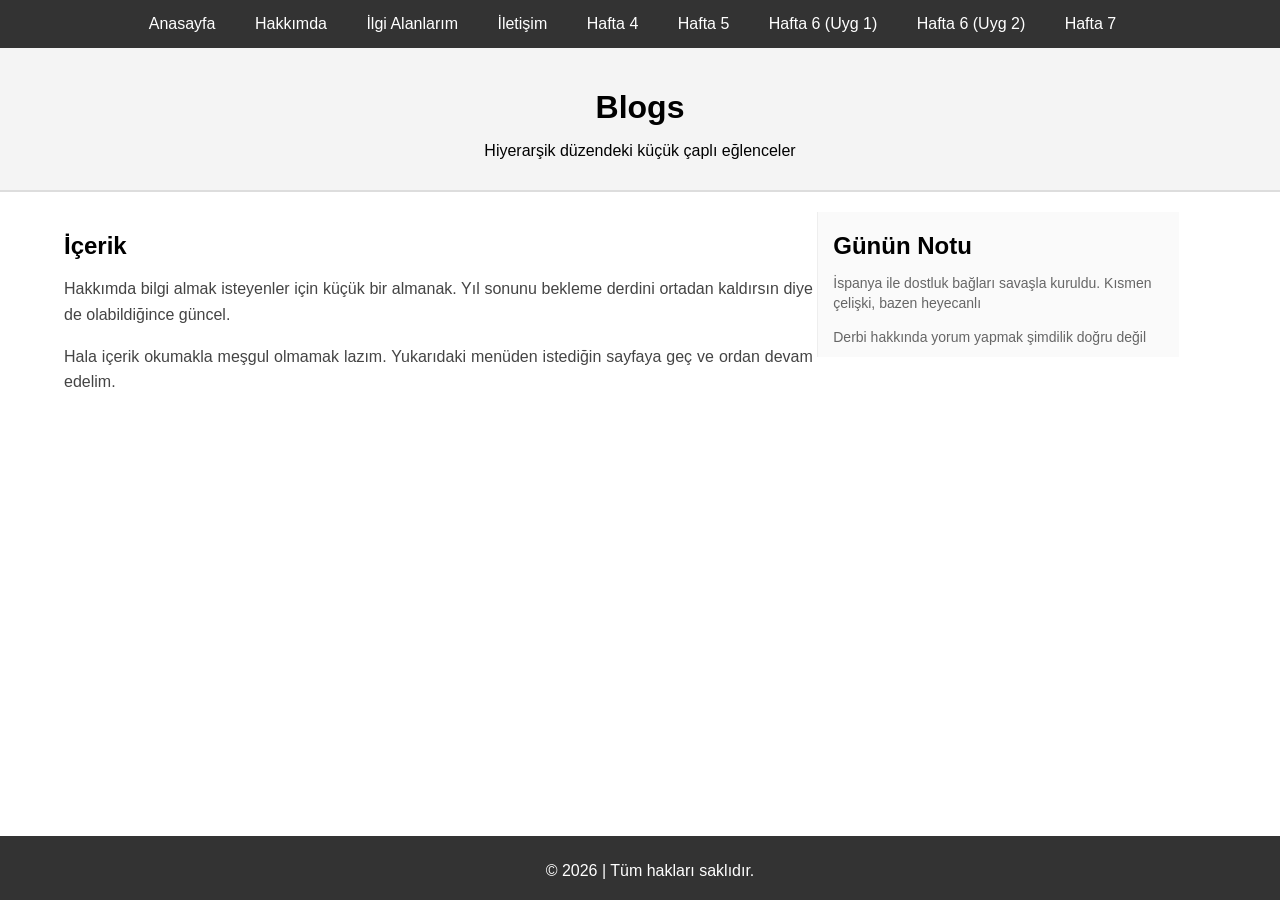
<file: index.html>
<!DOCTYPE html>
<html lang="tr">
<head>
    <meta charset="UTF-8">
    <meta name="viewport" content="width=device-width, initial-scale=1.0">
    <title>WEB SAYFAM</title>
    <link rel="stylesheet" href="styles/style.css">
</head>
<body>

    <nav>
        <ul>
            <li><a href="index.html">Anasayfa</a></li>
            <li><a href="about.html">Hakkımda</a></li>
            <li><a href="interests.html">İlgi Alanlarım</a></li>
            <li><a href="contact.html">İletişim</a></li>
            <li><a href="hafta4/index.html">Hafta 4</a></li>
            <li><a href="hafta5/lab-position.html">Hafta 5</a></li>
            <li><a href="hafta6/uygulama1/index.html">Hafta 6 (Uyg 1)</a></li>
            <li><a href="hafta6/uygulama2/index.html">Hafta 6 (Uyg 2)</a></li>
            <li><a href="hafta7/hafta7.html">Hafta 7</a></li>
        </ul>
    </nav>

    <header>
        <h1>Blogs</h1>
        <p>Hiyerarşik düzendeki küçük çaplı eğlenceler</p>
    </header>

    <main class="container">
        <section class="content">
            <h2>İçerik </h2>
            <p>Hakkımda bilgi almak isteyenler için küçük bir almanak. Yıl sonunu bekleme derdini ortadan kaldırsın diye de olabildiğince güncel.</p>
            <p>Hala içerik okumakla meşgul olmamak lazım. Yukarıdaki menüden istediğin sayfaya geç ve ordan devam edelim.</p>
        </section>

        <aside class="sidebar">
            <h2>Günün Notu</h2>
            <p>İspanya ile dostluk bağları savaşla kuruldu. Kısmen çelişki, bazen heyecanlı</p>
            <p>Derbi hakkında yorum yapmak şimdilik doğru değil</p>
        </aside>
    </main>

    <footer>
        <p>&copy; 2026 | Tüm hakları saklıdır.</p>
    </footer>

</body>
</html>
</file>
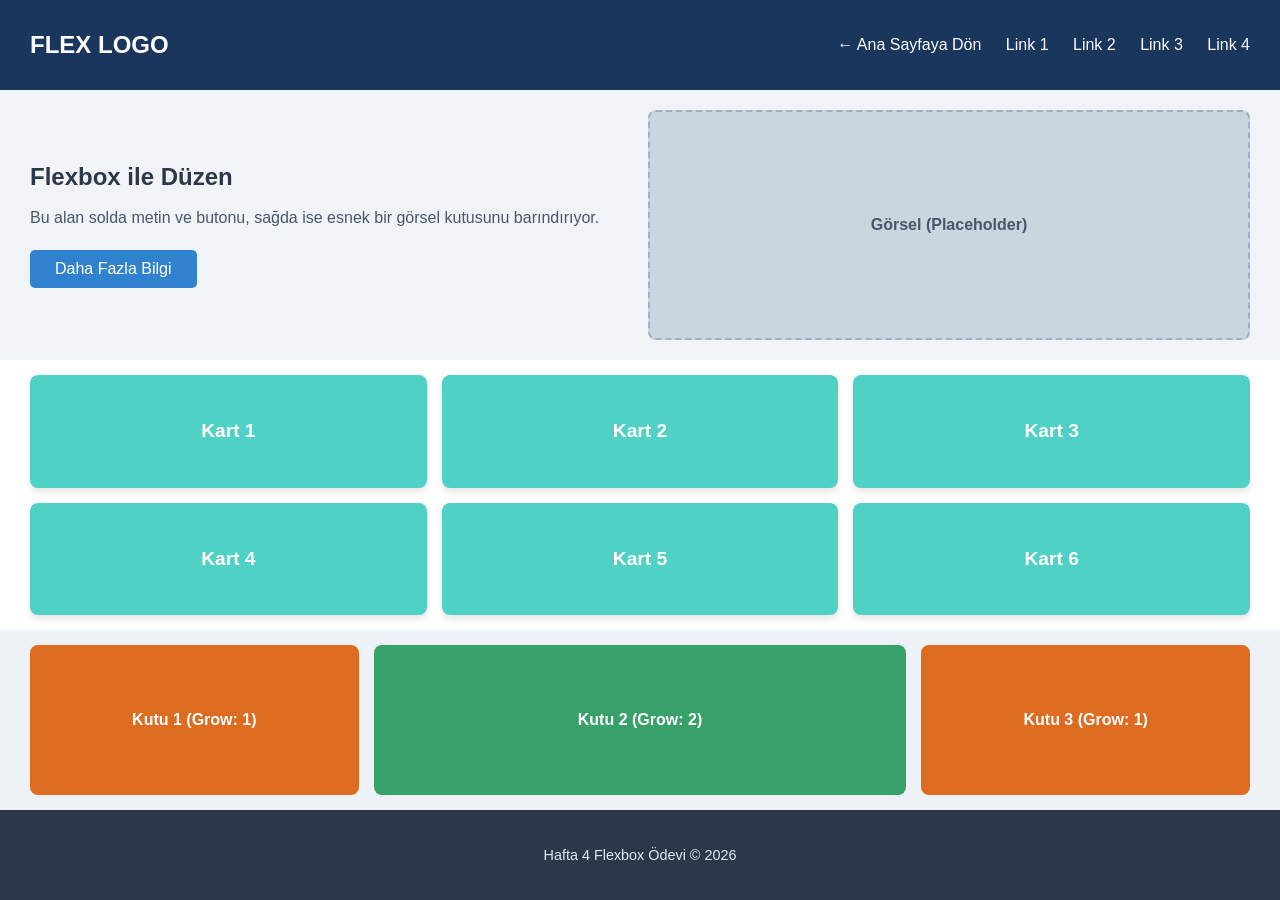
<file: hafta4/index.html>
<!DOCTYPE html>
<html lang="tr">
<head>
    <meta charset="UTF-8">
    <meta name="viewport" content="width=device-width, initial-scale=1.0">
    <title>Hafta 4</title>
    <link rel="stylesheet" href="style.css">
</head>
<body>
    
    <div class="wrapper">
        
        <nav class="navbar">
            <div class="logo">FLEX LOGO</div>
            <div class="nav-links">
                <a href="..\index.html" class="back-link">← Ana Sayfaya Dön</a>
                <a href="#">Link 1</a>
                <a href="#">Link 2</a>
                <a href="#">Link 3</a>
                <a href="#">Link 4</a>
            </div>
        </nav>

        <section class="hero">
            <div class="hero-content">
                <h1>Flexbox ile Düzen</h1>
                <p>Bu alan solda metin ve butonu, sağda ise esnek bir görsel kutusunu barındırıyor.</p>
                <button>Daha Fazla Bilgi</button>
            </div>
            <div class="hero-image">
                Görsel (Placeholder)
            </div>
        </section>

        <section class="cards-section">
            <div class="card">Kart 1</div>
            <div class="card">Kart 2</div>
            <div class="card">Kart 3</div>
            <div class="card">Kart 4</div>
            <div class="card">Kart 5</div>
            <div class="card">Kart 6</div>
        </section>

        <section class="flex-grow-section">
            <div class="box box1">Kutu 1 (Grow: 1)</div>
            <div class="box box2">Kutu 2 (Grow: 2)</div>
            <div class="box box3">Kutu 3 (Grow: 1)</div>
        </section>

        <footer class="footer">
            <p>Hafta 4 Flexbox Ödevi &copy; 2026</p>
        </footer>
        
    </div>

</body>
</html>
</file>
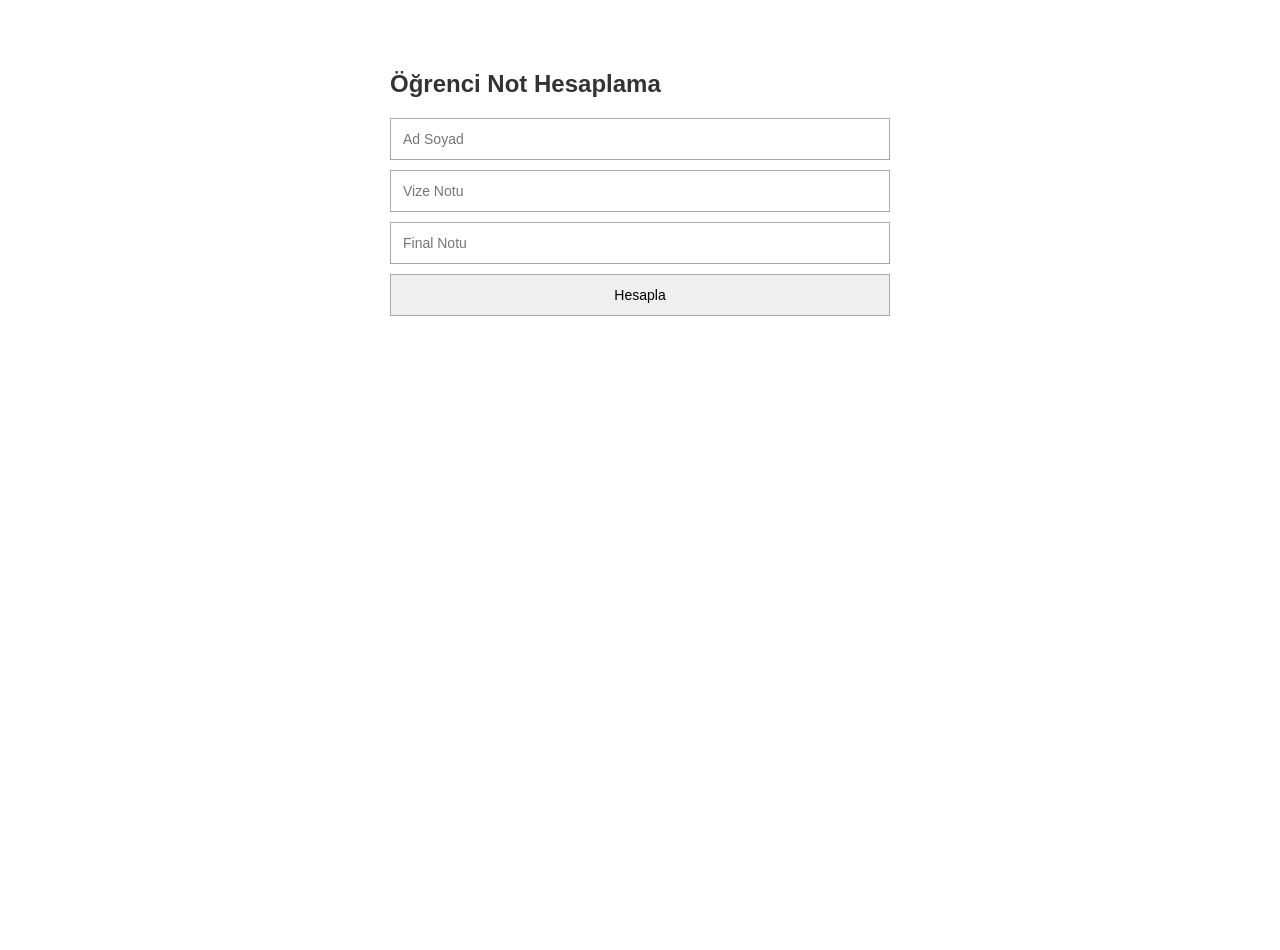
<file: uygulama1/index.html>
<!DOCTYPE html>
<html lang="tr">
<head>
    <meta charset="UTF-8">
    <meta name="viewport" content="width=device-width, initial-scale=1.0">
    <title>Öğrenci Not Hesaplama</title>
    <link rel="stylesheet" href="style.css">
</head>
<body>

    <div class="main-container">
        <h2>Öğrenci Not Hesaplama</h2>

        <div class="form-container">
            <input type="text" id="adSoyad" placeholder="Ad Soyad">
            <input type="text" id="vize" placeholder="Vize Notu">
            <input type="text" id="final" placeholder="Final Notu">
            <button onclick="hesapla()">Hesapla</button>
        </div>

        <div id="sonucAlani">
            <h3 id="sonucAd"></h3>
            <p id="sonucOrtalama"></p>
            <p id="sonucHarf"></p>
            <p id="sonucDurum"></p>
        </div>
    </div>

    <script src="script.js"></script>
</body>
</html>
</file>
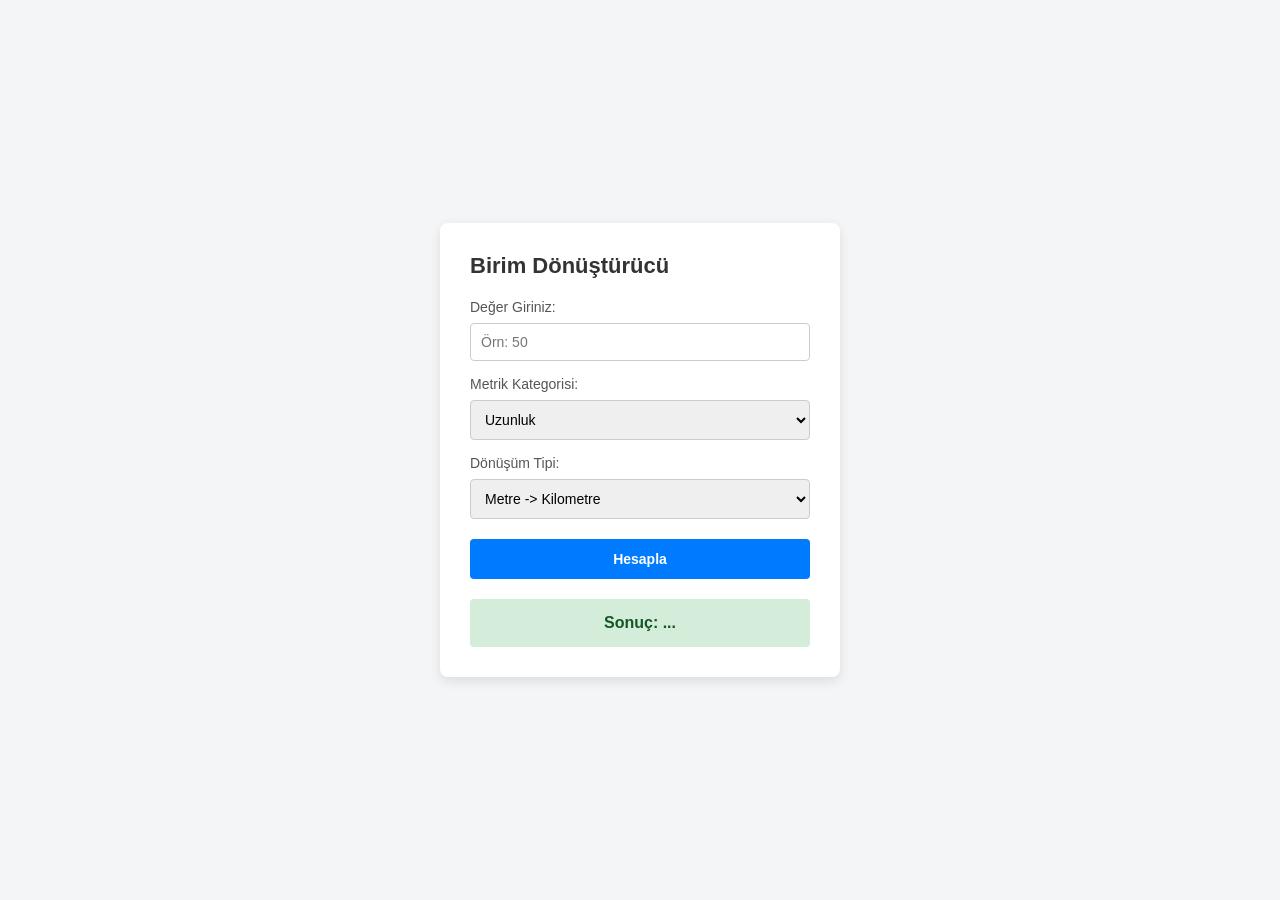
<file: uygulama2/index.html>
<!DOCTYPE html>
<html lang="tr">
<head>
    <meta charset="UTF-8">
    <meta name="viewport" content="width=device-width, initial-scale=1.0">
    <title>Uygulama-2: Gelişmiş Birim Dönüştürücü</title>
    <link rel="stylesheet" href="style.css">
</head>
<body>

    <div class="card-container">
        <h2>Birim Dönüştürücü</h2>

        <div class="form-group">
            <label for="deger">Değer Giriniz:</label>
            <input type="number" id="deger" placeholder="Örn: 50">
        </div>

        <div class="form-group">
            <label for="kategori">Metrik Kategorisi:</label>
            <select id="kategori" onchange="kategoriDegisti()">
                <option value="uzunluk">Uzunluk</option>
                <option value="sicaklik">Sıcaklık</option>
                <option value="agirlik">Ağırlık</option>
            </select>
        </div>

        <div class="form-group">
            <label for="donusumTipi">Dönüşüm Tipi:</label>
            <select id="donusumTipi">
                </select>
        </div>

        <button onclick="hesapla()">Hesapla</button>

        <div id="sonucAlani">
            Sonuç: <span id="sonucDegeri">...</span>
        </div>
    </div>

    <script src="script.js"></script>
</body>
</html>
</file>
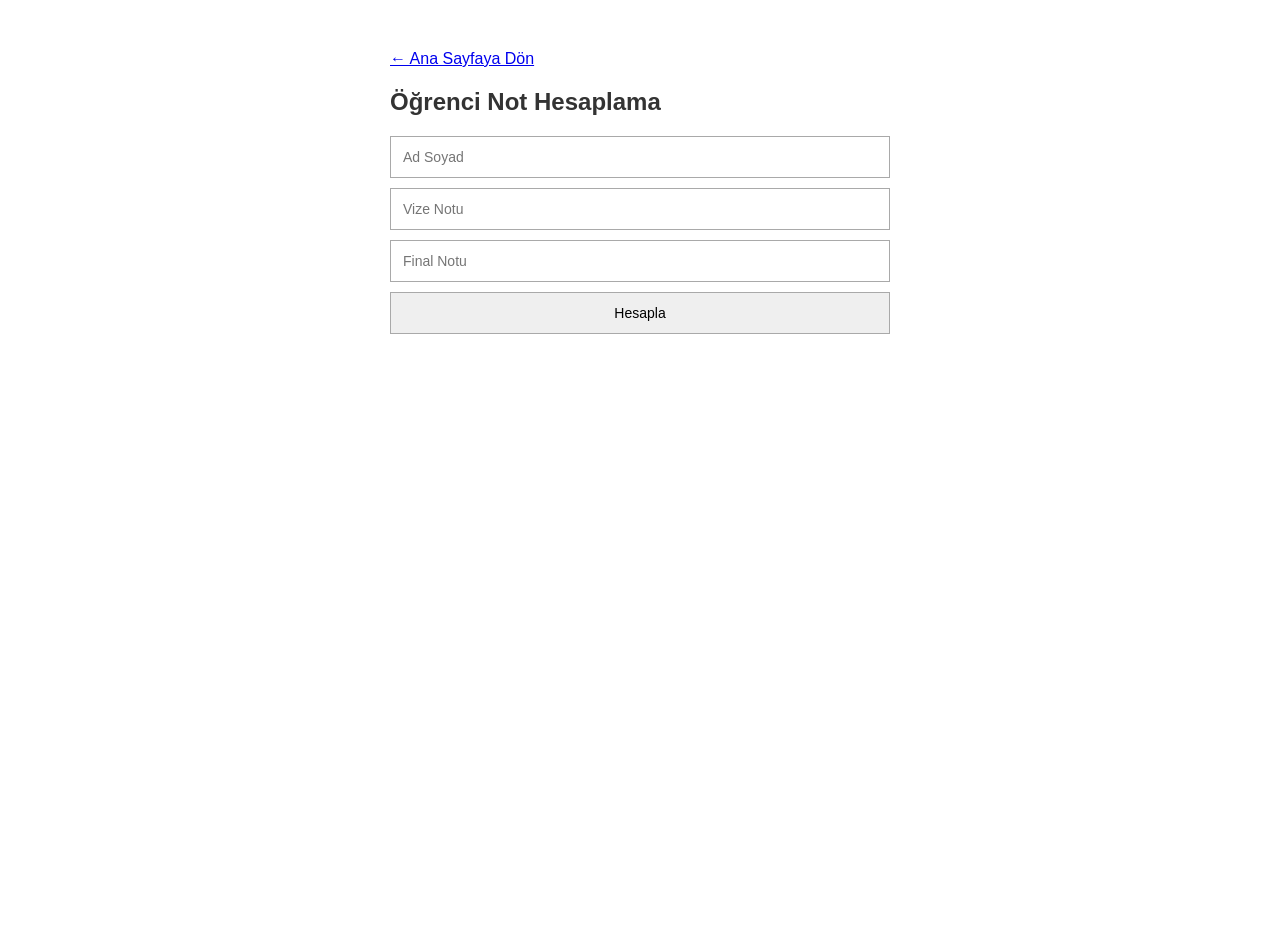
<file: hafta6/uygulama1/index.html>
<!DOCTYPE html>
<html lang="tr">
<head>
    <meta charset="UTF-8">
    <meta name="viewport" content="width=device-width, initial-scale=1.0">
    <title>Öğrenci Not Hesaplama</title>
    <link rel="stylesheet" href="style.css">
</head>
<body>

    <div class="main-container">
        <a href="..\..\index.html" class="back-link">← Ana Sayfaya Dön</a>
        <h2>Öğrenci Not Hesaplama</h2>

        <div class="form-container">
            <input type="text" id="adSoyad" placeholder="Ad Soyad">
            <input type="text" id="vize" placeholder="Vize Notu">
            <input type="text" id="final" placeholder="Final Notu">
            <button onclick="hesapla()">Hesapla</button>
        </div>

        <div id="sonucAlani">
            <h3 id="sonucAd"></h3>
            <p id="sonucOrtalama"></p>
            <p id="sonucHarf"></p>
            <p id="sonucDurum"></p>
        </div>
    </div>

    <script src="script.js"></script>
</body>
</html>
</file>
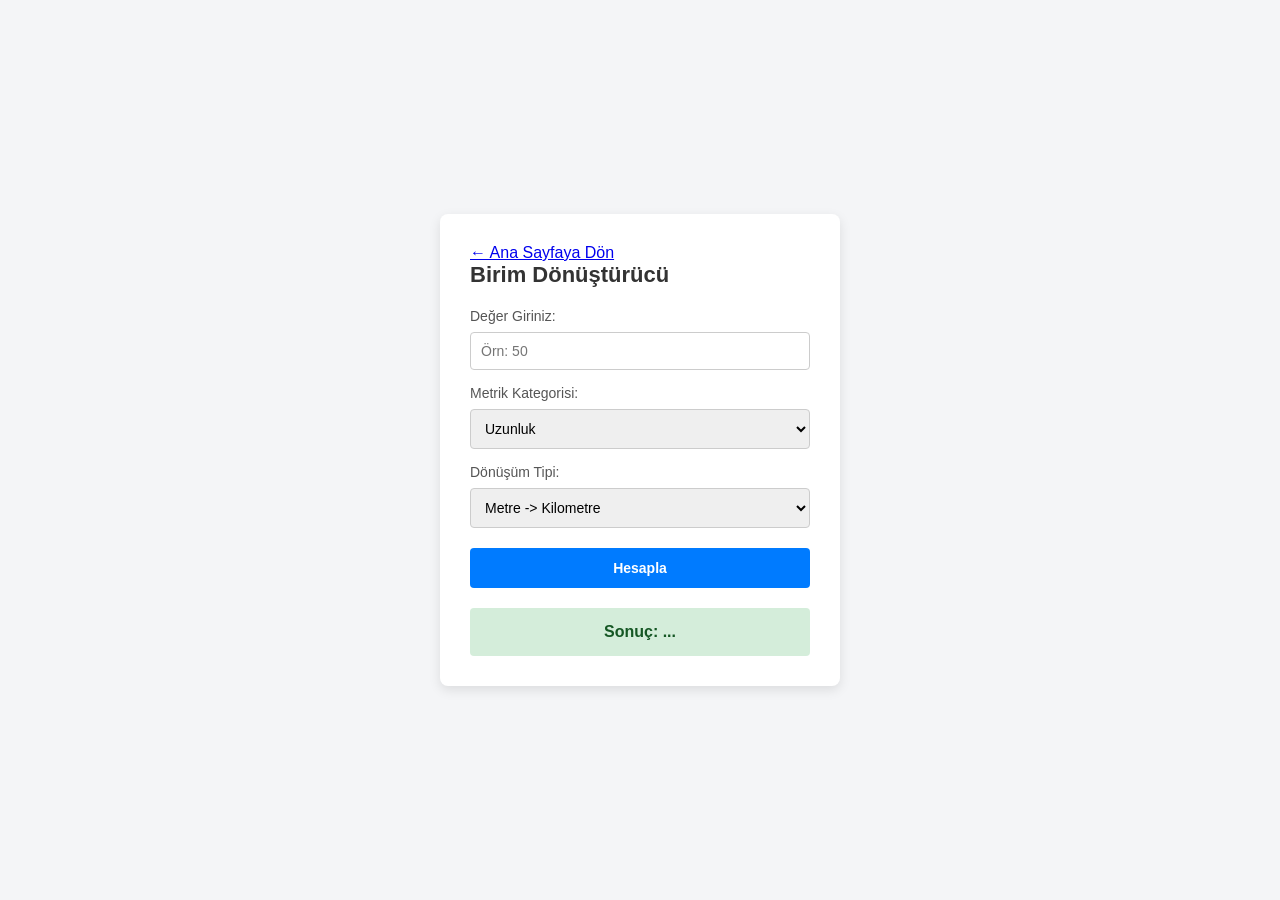
<file: hafta6/uygulama2/index.html>
<!DOCTYPE html>
<html lang="tr">
<head>
    <meta charset="UTF-8">
    <meta name="viewport" content="width=device-width, initial-scale=1.0">
    <title>Gelişmiş Birim Dönüştürücü</title>
    <link rel="stylesheet" href="style.css">
</head>
<body>

    <div class="card-container">
        <a href="..\..\index.html" class="back-link">← Ana Sayfaya Dön</a>
        <h2>Birim Dönüştürücü</h2>

        <div class="form-group">
            <label for="deger">Değer Giriniz:</label>
            <input type="number" id="deger" placeholder="Örn: 50">
        </div>

        <div class="form-group">
            <label for="kategori">Metrik Kategorisi:</label>
            <select id="kategori" onchange="kategoriDegisti()">
                <option value="uzunluk">Uzunluk</option>
                <option value="sicaklik">Sıcaklık</option>
                <option value="agirlik">Ağırlık</option>
            </select>
        </div>

        <div class="form-group">
            <label for="donusumTipi">Dönüşüm Tipi:</label>
            <select id="donusumTipi">
                </select>
        </div>

        <button onclick="hesapla()">Hesapla</button>

        <div id="sonucAlani">
            Sonuç: <span id="sonucDegeri">...</span>
        </div>
    </div>

    <script src="script.js"></script>
</body>
</html>
</file>
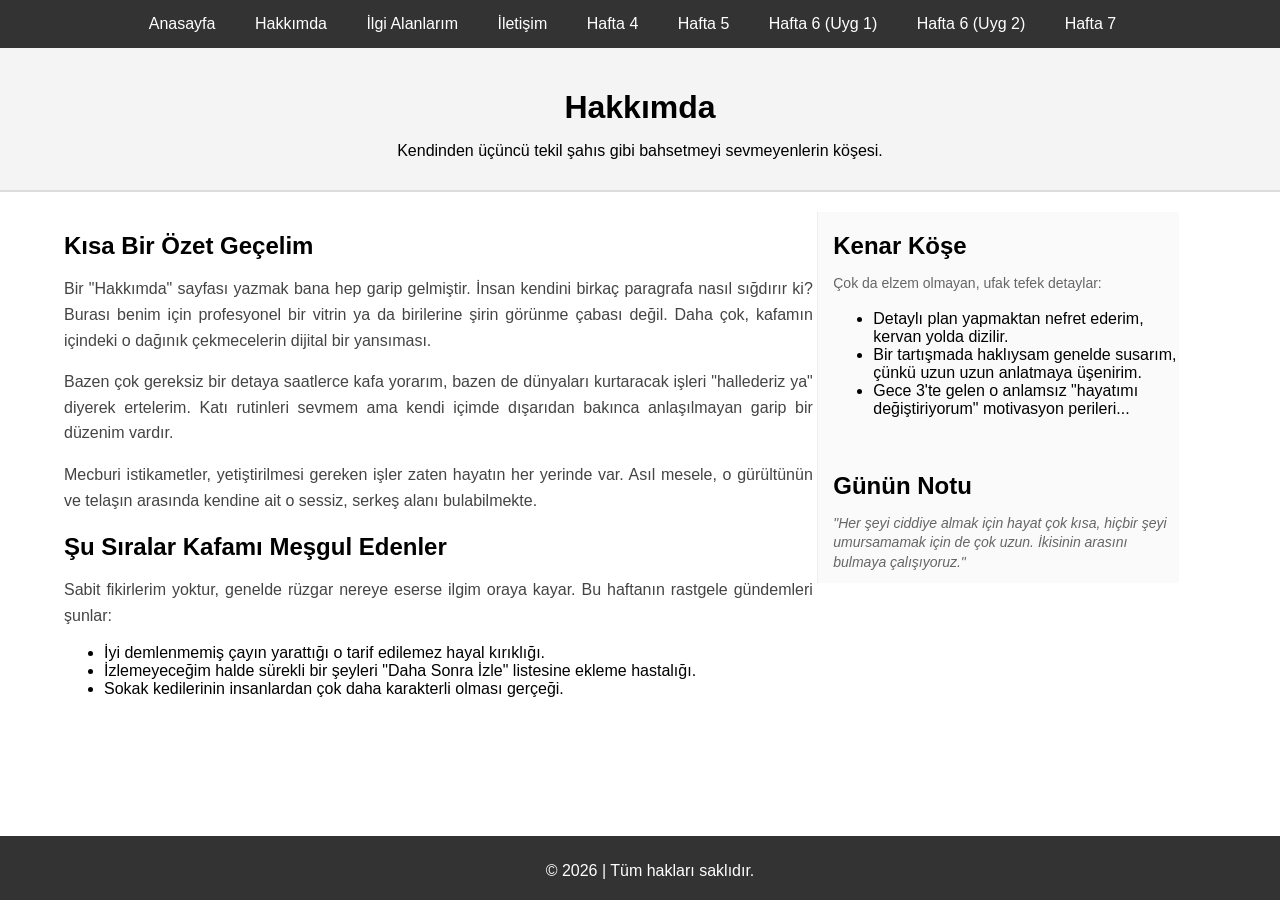
<file: about.html>
<!DOCTYPE html>
<html lang="tr">
<head>
    <meta charset="UTF-8">
    <meta name="viewport" content="width=device-width, initial-scale=1.0">
    <title>Hakkımda</title>
    <link rel="stylesheet" href="styles/style.css">
</head>
<body>

    <nav>
        <ul>
            <li><a href="index.html">Anasayfa</a></li>
            <li><a href="about.html">Hakkımda</a></li>
            <li><a href="interests.html">İlgi Alanlarım</a></li>
            <li><a href="contact.html">İletişim</a></li>
            <li><a href="hafta4/index.html">Hafta 4</a></li>
            <li><a href="hafta5/lab-position.html">Hafta 5</a></li>
            <li><a href="hafta6/uygulama1/index.html">Hafta 6 (Uyg 1)</a></li>
            <li><a href="hafta6/uygulama2/index.html">Hafta 6 (Uyg 2)</a></li>
            <li><a href="hafta7/index.html">Hafta 7</a></li>
        </ul>
    </nav>

    <header>
        <h1>Hakkımda</h1>
        <p>Kendinden üçüncü tekil şahıs gibi bahsetmeyi sevmeyenlerin köşesi.</p>
    </header>

    <main class="container">
        <section class="content">
            <h2>Kısa Bir Özet Geçelim</h2>
            <p>Bir "Hakkımda" sayfası yazmak bana hep garip gelmiştir. İnsan kendini birkaç paragrafa nasıl sığdırır ki? Burası benim için profesyonel bir vitrin ya da birilerine şirin görünme çabası değil. Daha çok, kafamın içindeki o dağınık çekmecelerin dijital bir yansıması.</p>
            
            <p>Bazen çok gereksiz bir detaya saatlerce kafa yorarım, bazen de dünyaları kurtaracak işleri "hallederiz ya" diyerek ertelerim. Katı rutinleri sevmem ama kendi içimde dışarıdan bakınca anlaşılmayan garip bir düzenim vardır.</p>

            <p>Mecburi istikametler, yetiştirilmesi gereken işler zaten hayatın her yerinde var. Asıl mesele, o gürültünün ve telaşın arasında kendine ait o sessiz, serkeş alanı bulabilmekte.</p>
            
            <h2>Şu Sıralar Kafamı Meşgul Edenler</h2>
            <p>Sabit fikirlerim yoktur, genelde rüzgar nereye eserse ilgim oraya kayar. Bu haftanın rastgele gündemleri şunlar:</p>
            <ul>
                <li>İyi demlenmemiş çayın yarattığı o tarif edilemez hayal kırıklığı.</li>
                <li>İzlemeyeceğim halde sürekli bir şeyleri "Daha Sonra İzle" listesine ekleme hastalığı.</li>
                <li>Sokak kedilerinin insanlardan çok daha karakterli olması gerçeği.</li>
            </ul>
        </section>

        <aside class="sidebar">
            <h2>Kenar Köşe</h2>
            <p>Çok da elzem olmayan, ufak tefek detaylar:</p>
            <ul>
                <li>Detaylı plan yapmaktan nefret ederim, kervan yolda dizilir.</li>
                <li>Bir tartışmada haklıysam genelde susarım, çünkü uzun uzun anlatmaya üşenirim.</li>
                <li>Gece 3'te gelen o anlamsız "hayatımı değiştiriyorum" motivasyon perileri...</li>
            </ul>
            <br>
            <h2>Günün Notu</h2>
            <p><em>"Her şeyi ciddiye almak için hayat çok kısa, hiçbir şeyi umursamamak için de çok uzun. İkisinin arasını bulmaya çalışıyoruz."</em></p>
        </aside>
    </main>

    <footer>
        <p>&copy; 2026 | Tüm hakları saklıdır.</p>
    </footer>

</body>
</html>
</file>
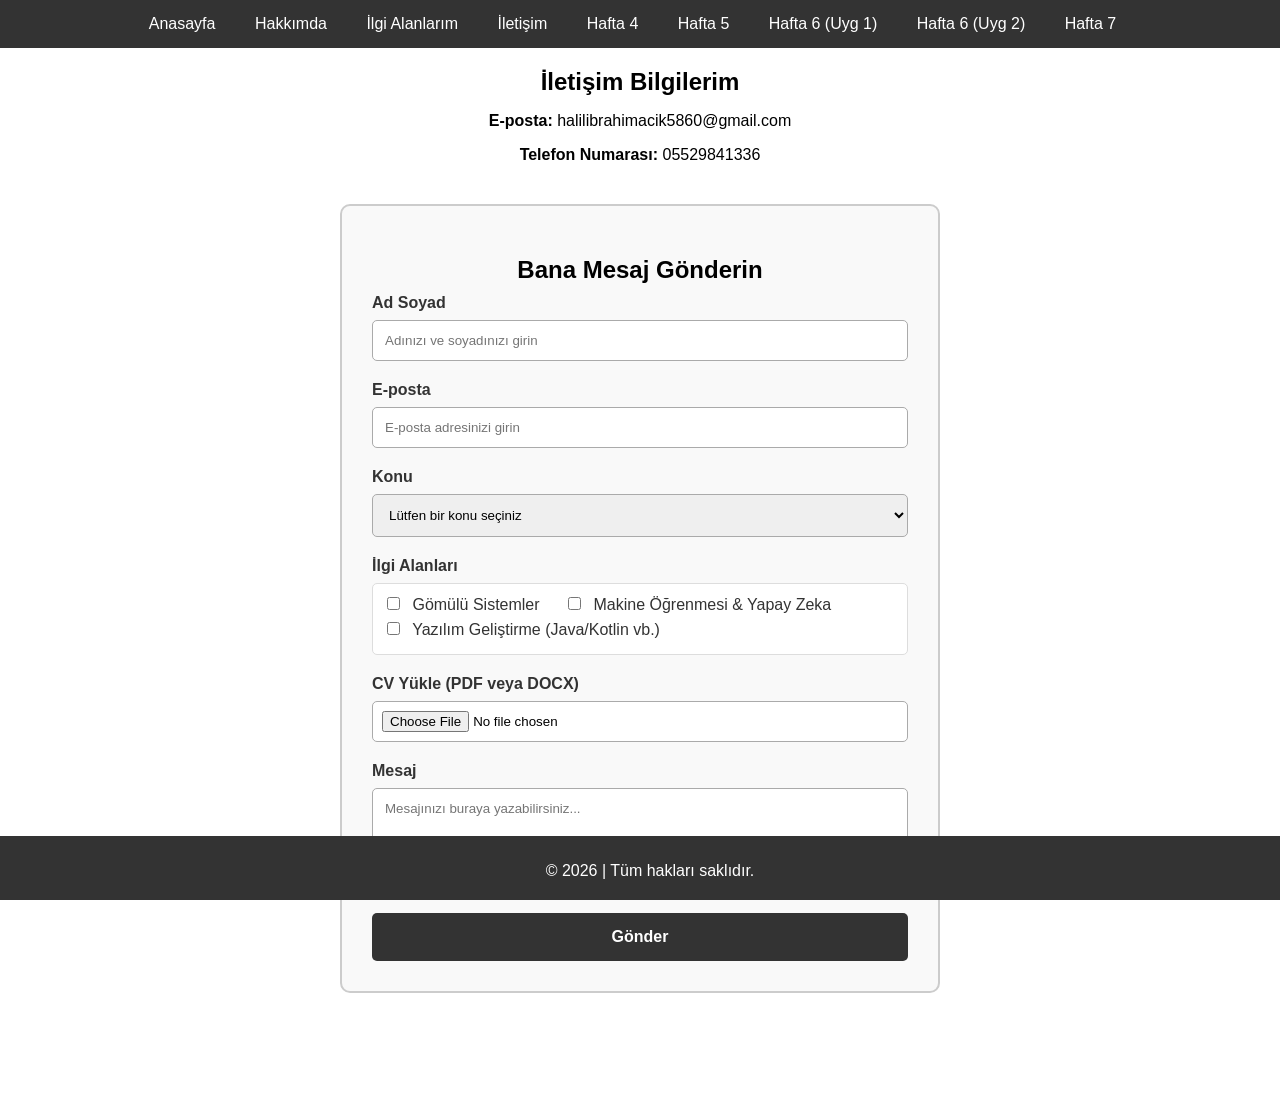
<file: contact.html>
<!DOCTYPE html>
<html lang="tr">
<head>
    <meta charset="UTF-8">
    <title>İletişim</title>
    <link rel="stylesheet" href="styles/style.css">
</head>
<body class="contact-page">

    <nav>
        <ul>
            <li><a href="index.html">Anasayfa</a></li>
            <li><a href="about.html">Hakkımda</a></li>
            <li><a href="interests.html">İlgi Alanlarım</a></li>
            <li><a href="contact.html">İletişim</a></li>
            <li><a href="hafta4/index.html">Hafta 4</a></li>
            <li><a href="hafta5/lab-position.html">Hafta 5</a></li>
            <li><a href="hafta6/uygulama1/index.html">Hafta 6 (Uyg 1)</a></li>
            <li><a href="hafta6/uygulama2/index.html">Hafta 6 (Uyg 2)</a></li>
            <li><a href="hafta7/hafta7.html">Hafta 7</a></li>
        </ul>
    </nav>

    <div class="container">
        <div style="text-align: center; margin-bottom: 30px;">
            <h2>İletişim Bilgilerim</h2>
            <p><strong>E-posta:</strong> halilibrahimacik5860@gmail.com</p>
            <p><strong>Telefon Numarası:</strong> 05529841336</p>
        </div>

        <div class="contact-container">
            <h2 style="text-align: center;">Bana Mesaj Gönderin</h2>
            
            <form action="#" method="POST" enctype="multipart/form-data">
                
                <label for="ad-soyad">Ad Soyad</label>
                <input type="text" id="ad-soyad" name="ad-soyad" placeholder="Adınızı ve soyadınızı girin" required>

                <label for="eposta">E-posta</label>
                <input type="email" id="eposta" name="eposta" placeholder="E-posta adresinizi girin" required>

                <label for="konu">Konu</label>
                <select id="konu" name="konu" required>
                    <option value="" disabled selected>Lütfen bir konu seçiniz</option>
                    <option value="is_teklifi">İş Teklifi</option>
                    <option value="soru">Soru</option>
                    <option value="geri_bildirim">Geri Bildirim</option>
                </select>

                <label>İlgi Alanları</label>
                <div class="checkbox-group">
                    <label><input type="checkbox" name="ilgi" value="gomulu_sistemler"> Gömülü Sistemler</label>
                    <label><input type="checkbox" name="ilgi" value="yapay_zeka"> Makine Öğrenmesi & Yapay Zeka</label>
                    <label><input type="checkbox" name="ilgi" value="yazilim"> Yazılım Geliştirme (Java/Kotlin vb.)</label>
                </div>

                <label for="cv-dosya">CV Yükle (PDF veya DOCX)</label>
                <input type="file" id="cv-dosya" name="cv-dosya" accept=".pdf, .doc, .docx">

                <label for="mesaj">Mesaj</label>
                <textarea id="mesaj" name="mesaj" rows="5" placeholder="Mesajınızı buraya yazabilirsiniz..." required></textarea>

                <button type="submit">Gönder</button>
            </form>
        </div>
    </div>

    <footer>
        <p>© 2026 | Tüm hakları saklıdır.</p>
    </footer>

</body>
</html>
</file>
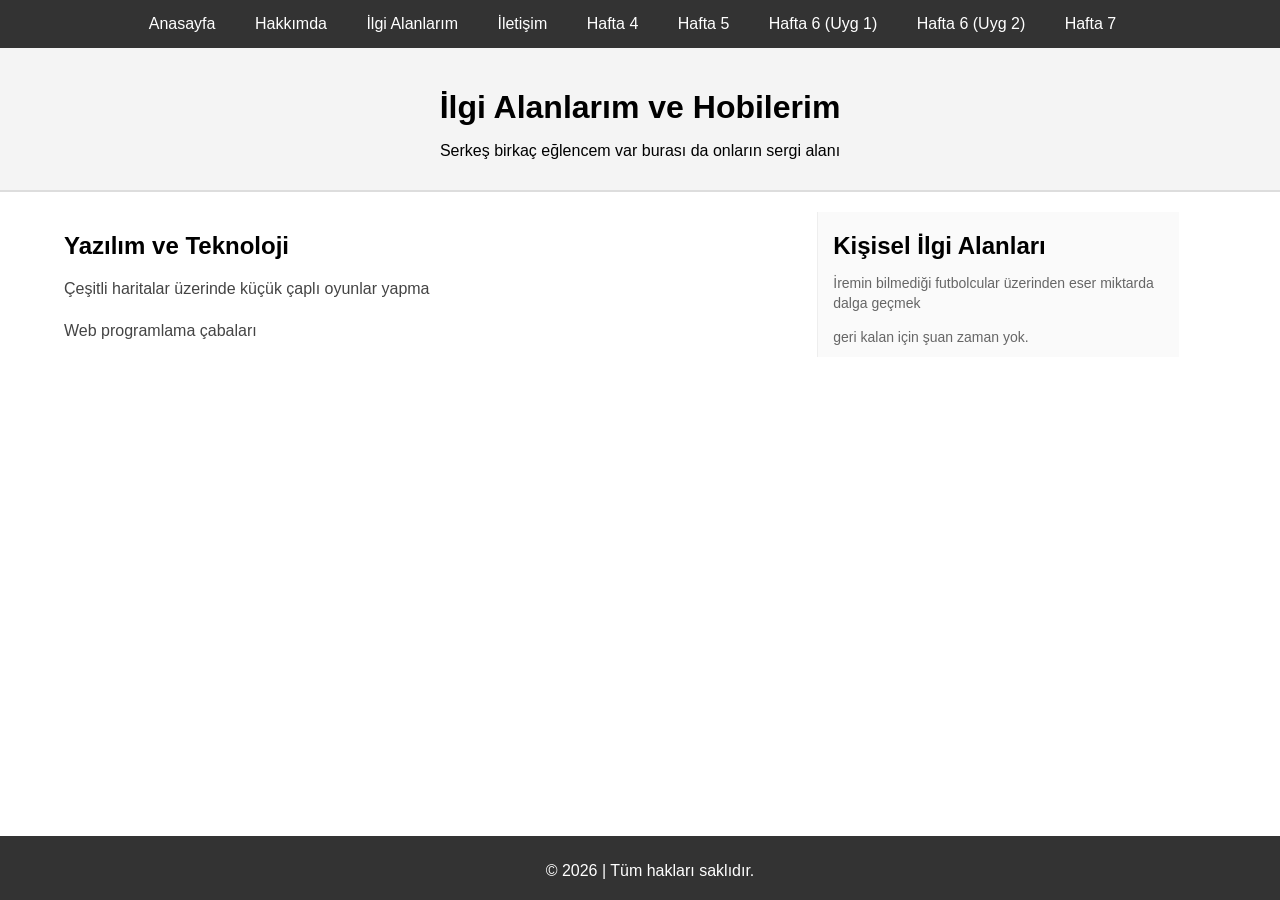
<file: interests.html>
<!DOCTYPE html>
<html lang="tr">
<head>
    <meta charset="UTF-8">
    <meta name="viewport" content="width=device-width, initial-scale=1.0">
    <title>İlgi Alanlarım</title>
    <link rel="stylesheet" href="styles/style.css">
</head>
<body>

    <nav>
        <ul>
            <li><a href="index.html">Anasayfa</a></li>
            <li><a href="about.html">Hakkımda</a></li>
            <li><a href="interests.html">İlgi Alanlarım</a></li>
            <li><a href="contact.html">İletişim</a></li>
            <li><a href="hafta4/index.html">Hafta 4</a></li>
            <li><a href="hafta5/lab-position.html">Hafta 5</a></li>
            <li><a href="hafta6/uygulama1/index.html">Hafta 6 (Uyg 1)</a></li>
            <li><a href="hafta6/uygulama2/index.html">Hafta 6 (Uyg 2)</a></li>
            <li><a href="hafta7/hafta7.html">Hafta 7</a></li>
        </ul>
    </nav>

    <header>
        <h1>İlgi Alanlarım ve Hobilerim</h1>
        <p>Serkeş birkaç eğlencem var burası da onların sergi alanı</p>
    </header>

    <main class="container">
        <section class="content">
            <h2>Yazılım ve Teknoloji</h2>
            <p>Çeşitli haritalar üzerinde küçük çaplı oyunlar yapma</p>
            <p>Web programlama çabaları</p>
        </section>

        <aside class="sidebar">
            <h2>Kişisel İlgi Alanları</h2>
            <p>İremin bilmediği futbolcular üzerinden eser miktarda dalga geçmek</p>
            <p>geri kalan için şuan zaman yok.</p>
        </aside>
    </main>

    <footer>
        <p>  &copy; 2026 | Tüm hakları saklıdır.</p>
    </footer>

</body>
</html>
</file>
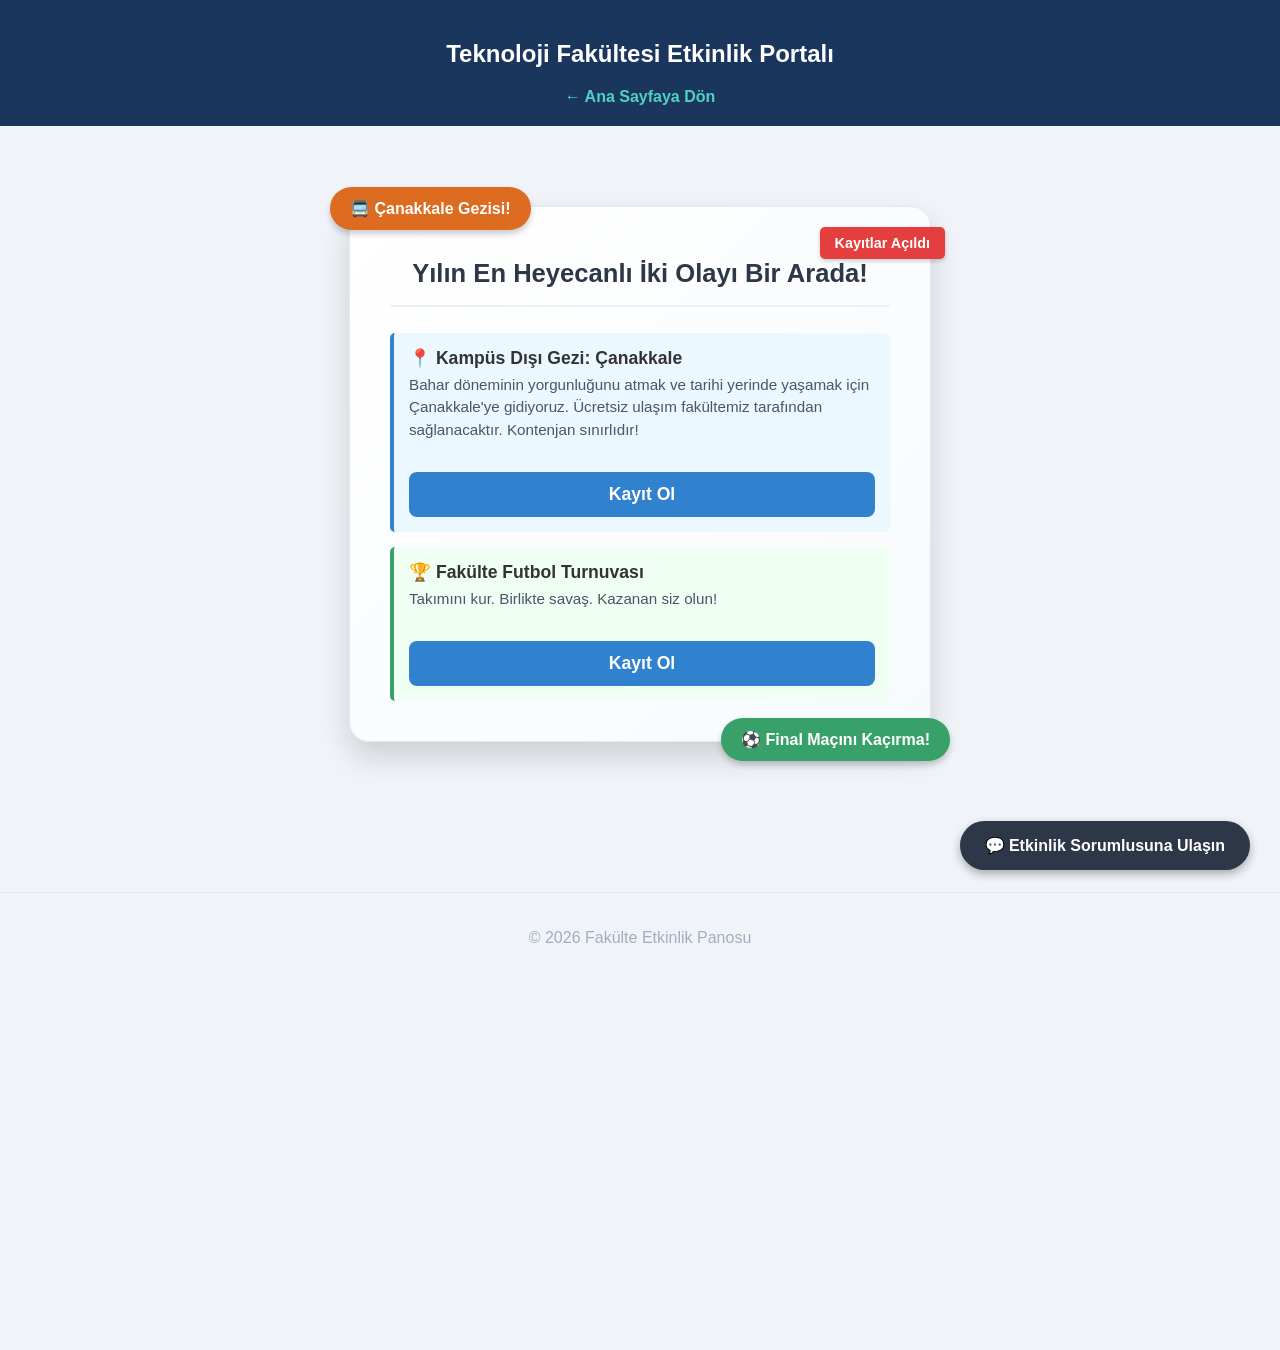
<file: hafta5/lab-position.html>
<!DOCTYPE html>
<html lang="tr">
<head>
    <meta charset="UTF-8">
    <meta name="viewport" content="width=device-width, initial-scale=1.0">
    <title>Bahar Etkinlikleri</title>
    <style>
        body {
            font-family: 'Segoe UI', Tahoma, Geneva, Verdana, sans-serif;
            background-color: #f0f4f8;
            margin: 0;
            padding: 0;
            color: #333;
            /* Scroll sırasında fixed öğenin test edilebilmesi için */
            min-height: 150vh; 
        }
        header {
            background-color: #1a365d;
            color: white;
            padding: 20px;
            text-align: center;
        }

        .back-link {
            color: #4fd1c5;
            text-decoration: none;
            font-weight: bold;
            cursor: pointer; /* KURAL: Hover cursor (1) */
            transition: color 0.3s ease; /* KURAL: CSS Etkileşimi (1) */
        }

        .back-link:hover {
            color: #fff;
        }

    
        .container {
            display: flex;
            justify-content: center;
            align-items: flex-start;
            padding-top: 80px;
        }

    
        .announcement-card {
            background: linear-gradient(135deg, #ffffff 0%, #f7fafc 100%);
            width: 500px;
            border-radius: 20px;
            box-shadow: 0 15px 30px rgba(0,0,0,0.15);
            padding: 40px;
            position: relative; 
            border: 1px solid #e2e8f0;
        }

        /* KART İÇERİĞİ */
        .card-content {
            position: relative;
            z-index: 2; 
        }

        .card-title {
            color: #2d3748;
            margin-top: 10px;
            font-size: 1.6rem;
            line-height: 1.3;
            text-align: center;
            border-bottom: 2px solid #edf2f7;
            padding-bottom: 15px;
        }

        .event-section {
            margin-top: 20px;
            padding: 15px;
            background-color: #ebf8ff;
            border-left: 4px solid #3182ce;
            border-radius: 5px;
        }

        .event-section.football {
            background-color: #f0fff4;
            border-left: 4px solid #38a169;
            margin-top: 15px;
        }

        .event-title {
            font-weight: bold;
            font-size: 1.1rem;
            margin-bottom: 5px;
        }

        .event-desc {
            font-size: 0.95rem;
            color: #4a5568;
            line-height: 1.5;
        }

        .action-btn {
            display: block;
            width: 100%;
            margin-top: 30px;
            padding: 12px;
            background-color: #3182ce;
            color: white;
            border: none;
            border-radius: 8px;
            font-size: 1.1rem;
            font-weight: bold;
            cursor: pointer; /* KURAL: Hover cursor (2) */
            transition: background-color 0.3s, transform 0.1s;
        }

        .action-btn:hover {
            background-color: #2b6cb0;
        }
        
        .action-btn:active {
            transform: scale(0.98); /* KURAL: CSS Etkileşimi (2 - active efekti) */
        }

  
        .badge-trip {
            position: absolute;
            top: -20px;
            left: -20px;
            background-color: #dd6b20;
            color: white;
            padding: 12px 20px;
            border-radius: 25px;
            font-weight: bold;
            box-shadow: 0 4px 6px rgba(0,0,0,0.2);
            z-index: 10; /* KURAL: z-index kullanımı */
            animation: bounce 2s infinite; /* KURAL: CSS Etkileşimi (3 - keyframes) */
        }

   
        .badge-football {
            position: absolute;
            bottom: -20px;
            right: -20px;
            background-color: #38a169;
            color: white;
            padding: 12px 20px;
            border-radius: 25px;
            font-weight: bold;
            box-shadow: 0 4px 6px rgba(0,0,0,0.2);
            z-index: 10;
        }

        .info-date {
            position: absolute;
            top: 20px;
            right: -15px;
            background-color: #e53e3e;
            color: white;
            padding: 8px 15px;
            border-radius: 5px;
            font-size: 0.9rem;
            font-weight: bold;
            box-shadow: 0 2px 4px rgba(0,0,0,0.2);
            z-index: 5;
        }

        .fixed-helper {
            position: fixed;
            bottom: 30px;
            right: 30px;
            background-color: #2d3748;
            color: white;
            padding: 15px 25px;
            border-radius: 30px;
            box-shadow: 0 4px 10px rgba(0,0,0,0.3);
            text-decoration: none;
            font-weight: bold;
            cursor: help; /* KURAL: Hover cursor (3) */
            z-index: 100; 
            transition: transform 0.2s, background-color 0.2s;
        }

        .fixed-helper:hover {
            background-color: #1a202c;
            transform: translateY(-5px);
        }

        /* ALT BİLGİ */
        footer {
            margin-top: 150px;
            text-align: center;
            padding: 20px;
            color: #a0aec0;
            border-top: 1px solid #e2e8f0;
        }


        @keyframes bounce {
            0%, 20%, 50%, 80%, 100% { transform: translateY(0); }
            40% { transform: translateY(-10px); }
            60% { transform: translateY(-5px); }
        }
    </style>
</head>
<body>

    <header>
        <h2>Teknoloji Fakültesi Etkinlik Portalı</h2>
        <a href="..\index.html" class="back-link">← Ana Sayfaya Dön</a>
    </header>

    <div class="container">
        
        <div class="announcement-card">
            
            <div class="badge-trip">🚍 Çanakkale Gezisi!</div>

            <div class="badge-football">⚽ Final Maçını Kaçırma!</div>
            
            <div class="info-date">Kayıtlar Açıldı</div>

            <div class="card-content">
                <h3 class="card-title">Yılın En Heyecanlı İki Olayı Bir Arada!</h3>
                
                <div class="event-section">
                    <div class="event-title">📍 Kampüs Dışı Gezi: Çanakkale</div>
                    <div class="event-desc">
                        Bahar döneminin yorgunluğunu atmak ve tarihi yerinde yaşamak için Çanakkale'ye gidiyoruz. Ücretsiz ulaşım fakültemiz tarafından sağlanacaktır. Kontenjan sınırlıdır!
                        <button class="action-btn">Kayıt Ol</button>
                    </div>
                </div>

                <div class="event-section football">
                    <div class="event-title">🏆 Fakülte Futbol Turnuvası</div>
                    <div class="event-desc">
                        Takımını kur. Birlikte savaş. Kazanan siz olun!
                        <button class="action-btn">Kayıt Ol</button>
                    </div>
                    
                </div>
            </div>

        </div>
    </div>

    <a href="#" class="fixed-helper">💬 Etkinlik Sorumlusuna Ulaşın</a>

    <footer>
        <p>&copy; 2026 Fakülte Etkinlik Panosu</p>
    </footer>

</body>
</html>
</file>
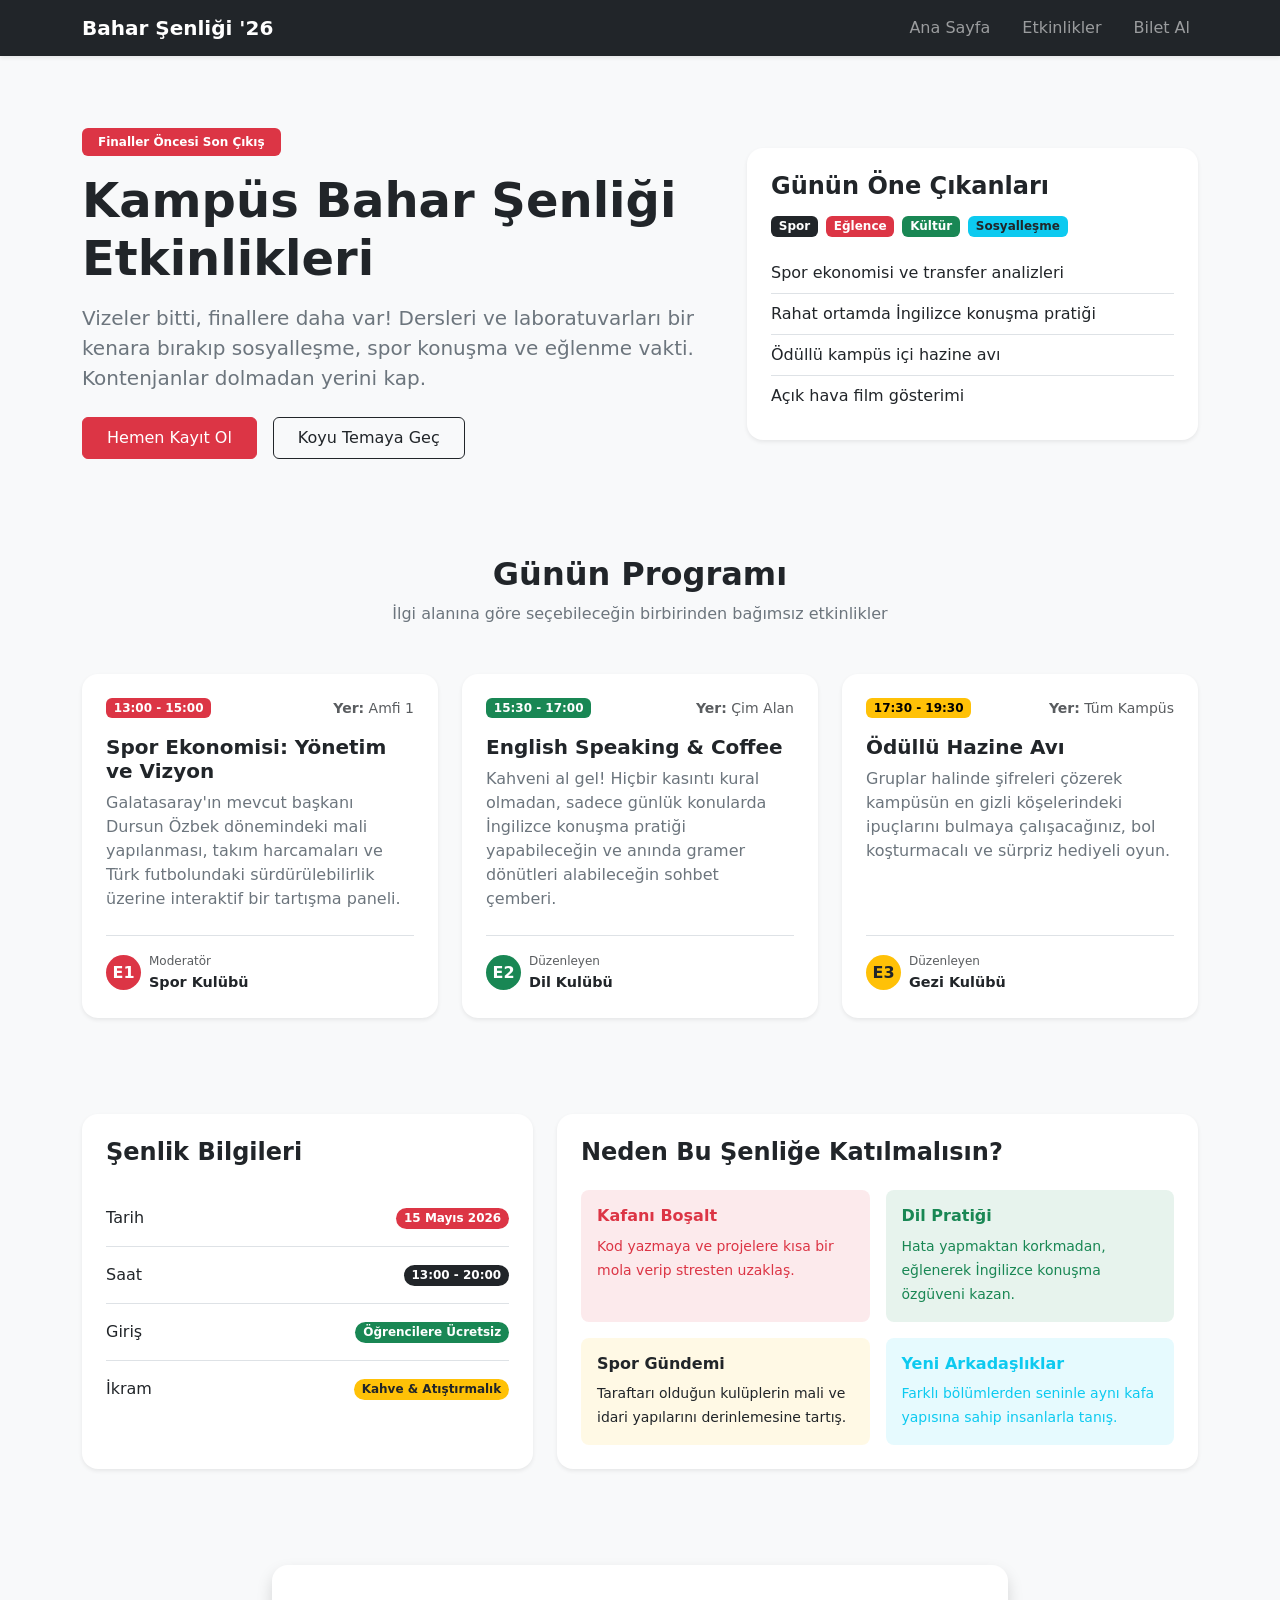
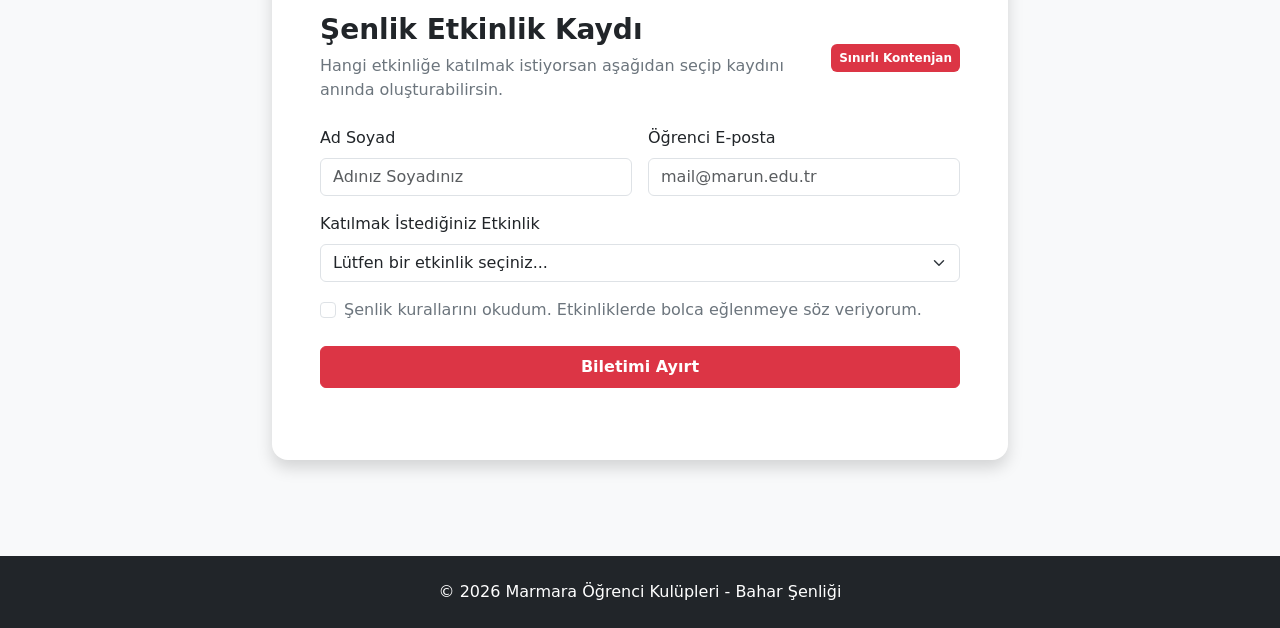
<file: hafta7/hafta7.html>
<!DOCTYPE html>
<html lang="tr" data-bs-theme="light">
<head>
    <meta charset="UTF-8">
    <meta name="viewport" content="width=device-width, initial-scale=1.0">
    <title>Marmara Bahar Şenliği - Kayıt</title>
    <link href="https://cdn.jsdelivr.net/npm/bootstrap@5.3.3/dist/css/bootstrap.min.css" rel="stylesheet">
    <link rel="stylesheet" href="hafta7.css">
</head>
<body class="bg-light transition-theme">

    <nav class="navbar navbar-expand-lg navbar-dark bg-dark shadow-sm">
        <div class="container">
            <a class="navbar-brand fw-bold" href="#">Bahar Şenliği '26</a>
            <button class="navbar-toggler" type="button" data-bs-toggle="collapse" data-bs-target="#navbarNav">
                <span class="navbar-toggler-icon"></span>
            </button>
            <div class="collapse navbar-collapse justify-content-end" id="navbarNav">
                <ul class="navbar-nav gap-3">
                    <li class="nav-item"><a class="nav-link" href="..\index.html">Ana Sayfa</a></li>
                    <li class="nav-item"><a class="nav-link" href="#etkinlikler">Etkinlikler</a></li>
                    <li class="nav-item"><a class="nav-link" href="#basvuru">Bilet Al</a></li>
                </ul>
            </div>
        </div>
    </nav>

    <div class="container py-5 mt-4">
        <div class="row align-items-center gap-4 gap-md-0">
            <div class="col-md-7">
                <span class="badge text-bg-danger mb-3 px-3 py-2">Finaller Öncesi Son Çıkış</span>
                <h1 class="display-5 fw-bold mb-3">Kampüs Bahar Şenliği Etkinlikleri</h1>
                <p class="lead text-secondary mb-4">
                    Vizeler bitti, finallere daha var! Dersleri ve laboratuvarları bir kenara bırakıp sosyalleşme, spor konuşma ve eğlenme vakti. Kontenjanlar dolmadan yerini kap.
                </p>
                <div class="d-flex gap-3">
                    <a href="#basvuru" class="btn btn-danger px-4 py-2">Hemen Kayıt Ol</a>
                    <button id="temaButonu" class="btn btn-outline-dark px-4 py-2">Koyu Temaya Geç</button>
                </div>
            </div>
            
            <div class="col-md-5">
                <div class="card shadow-sm border-0 rounded-4">
                    <div class="card-body p-4">
                        <h4 class="fw-bold mb-3">Günün Öne Çıkanları</h4>
                        <div class="d-flex gap-2 mb-3 flex-wrap">
                            <span class="badge text-bg-dark">Spor</span>
                            <span class="badge text-bg-danger">Eğlence</span>
                            <span class="badge text-bg-success">Kültür</span>
                            <span class="badge text-bg-info text-dark">Sosyalleşme</span>
                        </div>
                        <ul class="list-group list-group-flush text-secondary">
                            <li class="list-group-item bg-transparent px-0">Spor ekonomisi ve transfer analizleri</li>
                            <li class="list-group-item bg-transparent px-0">Rahat ortamda İngilizce konuşma pratiği</li>
                            <li class="list-group-item bg-transparent px-0">Ödüllü kampüs içi hazine avı</li>
                            <li class="list-group-item bg-transparent px-0 border-0">Açık hava film gösterimi</li>
                        </ul>
                    </div>
                </div>
            </div>
        </div>
    </div>

    <div id="etkinlikler" class="container py-5">
        <div class="text-center mb-5">
            <h2 class="fw-bold">Günün Programı</h2>
            <p class="text-secondary">İlgi alanına göre seçebileceğin birbirinden bağımsız etkinlikler</p>
        </div>
        
        <div class="row g-4">
            <div class="col-md-4">
                <div class="card h-100 shadow-sm border-0 rounded-4">
                    <div class="card-body p-4 d-flex flex-column">
                        <div class="d-flex justify-content-between align-items-center mb-3">
                            <span class="badge text-bg-danger">13:00 - 15:00</span>
                            <small class="text-muted"><strong>Yer:</strong> Amfi 1</small>
                        </div>
                        <h5 class="card-title fw-bold">Spor Ekonomisi: Yönetim ve Vizyon</h5>
                        <p class="card-text text-secondary mb-4">Galatasaray'ın mevcut başkanı Dursun Özbek dönemindeki mali yapılanması, takım harcamaları ve Türk futbolundaki sürdürülebilirlik üzerine interaktif bir tartışma paneli.</p>
                        <div class="mt-auto pt-3 border-top d-flex align-items-center">
                            <div class="rounded-circle bg-danger text-white d-flex align-items-center justify-content-center me-2" style="width: 35px; height: 35px; font-weight: bold;">E1</div>
                            <div>
                                <small class="d-block text-muted" style="font-size: 0.75rem;">Moderatör</small>
                                <span class="fw-semibold" style="font-size: 0.9rem;">Spor Kulübü</span>
                            </div>
                        </div>
                    </div>
                </div>
            </div>
            <div class="col-md-4">
                <div class="card h-100 shadow-sm border-0 rounded-4">
                    <div class="card-body p-4 d-flex flex-column">
                        <div class="d-flex justify-content-between align-items-center mb-3">
                            <span class="badge text-bg-success">15:30 - 17:00</span>
                            <small class="text-muted"><strong>Yer:</strong> Çim Alan</small>
                        </div>
                        <h5 class="card-title fw-bold">English Speaking & Coffee</h5>
                        <p class="card-text text-secondary mb-4">Kahveni al gel! Hiçbir kasıntı kural olmadan, sadece günlük konularda İngilizce konuşma pratiği yapabileceğin ve anında gramer dönütleri alabileceğin sohbet çemberi.</p>
                        <div class="mt-auto pt-3 border-top d-flex align-items-center">
                            <div class="rounded-circle bg-success text-white d-flex align-items-center justify-content-center me-2" style="width: 35px; height: 35px; font-weight: bold;">E2</div>
                            <div>
                                <small class="d-block text-muted" style="font-size: 0.75rem;">Düzenleyen</small>
                                <span class="fw-semibold" style="font-size: 0.9rem;">Dil Kulübü</span>
                            </div>
                        </div>
                    </div>
                </div>
            </div>
            <div class="col-md-4">
                <div class="card h-100 shadow-sm border-0 rounded-4">
                    <div class="card-body p-4 d-flex flex-column">
                        <div class="d-flex justify-content-between align-items-center mb-3">
                            <span class="badge text-bg-warning">17:30 - 19:30</span>
                            <small class="text-muted"><strong>Yer:</strong> Tüm Kampüs</small>
                        </div>
                        <h5 class="card-title fw-bold">Ödüllü Hazine Avı</h5>
                        <p class="card-text text-secondary mb-4">Gruplar halinde şifreleri çözerek kampüsün en gizli köşelerindeki ipuçlarını bulmaya çalışacağınız, bol koşturmacalı ve sürpriz hediyeli oyun.</p>
                        <div class="mt-auto pt-3 border-top d-flex align-items-center">
                            <div class="rounded-circle bg-warning text-dark d-flex align-items-center justify-content-center me-2" style="width: 35px; height: 35px; font-weight: bold;">E3</div>
                            <div>
                                <small class="d-block text-muted" style="font-size: 0.75rem;">Düzenleyen</small>
                                <span class="fw-semibold" style="font-size: 0.9rem;">Gezi Kulübü</span>
                            </div>
                        </div>
                    </div>
                </div>
            </div>
        </div>
    </div>

    <div class="container py-5">
        <div class="row g-4">
            <div class="col-md-5">
                <div class="card shadow-sm border-0 rounded-4 h-100">
                    <div class="card-body p-4">
                        <h4 class="fw-bold mb-4">Şenlik Bilgileri</h4>
                        <ul class="list-group list-group-flush">
                            <li class="list-group-item d-flex justify-content-between align-items-center bg-transparent px-0 py-3">
                                Tarih
                                <span class="badge bg-danger rounded-pill">15 Mayıs 2026</span>
                            </li>
                            <li class="list-group-item d-flex justify-content-between align-items-center bg-transparent px-0 py-3">
                                Saat
                                <span class="badge bg-dark rounded-pill">13:00 - 20:00</span>
                            </li>
                            <li class="list-group-item d-flex justify-content-between align-items-center bg-transparent px-0 py-3">
                                Giriş
                                <span class="badge bg-success rounded-pill">Öğrencilere Ücretsiz</span>
                            </li>
                            <li class="list-group-item d-flex justify-content-between align-items-center bg-transparent px-0 py-3">
                                İkram
                                <span class="badge bg-warning text-dark rounded-pill">Kahve & Atıştırmalık</span>
                            </li>
                        </ul>
                    </div>
                </div>
            </div>
            <div class="col-md-7">
                <div class="card shadow-sm border-0 rounded-4 h-100">
                    <div class="card-body p-4">
                        <h4 class="fw-bold mb-4">Neden Bu Şenliğe Katılmalısın?</h4>
                        <div class="row g-3">
                            <div class="col-sm-6">
                                <div class="p-3 rounded-3 bg-danger bg-opacity-10 text-danger h-100">
                                    <h6 class="fw-bold">Kafanı Boşalt</h6>
                                    <small>Kod yazmaya ve projelere kısa bir mola verip stresten uzaklaş.</small>
                                </div>
                            </div>
                            <div class="col-sm-6">
                                <div class="p-3 rounded-3 bg-success bg-opacity-10 text-success h-100">
                                    <h6 class="fw-bold">Dil Pratiği</h6>
                                    <small>Hata yapmaktan korkmadan, eğlenerek İngilizce konuşma özgüveni kazan.</small>
                                </div>
                            </div>
                            <div class="col-sm-6">
                                <div class="p-3 rounded-3 bg-warning bg-opacity-10 text-dark h-100">
                                    <h6 class="fw-bold">Spor Gündemi</h6>
                                    <small>Taraftarı olduğun kulüplerin mali ve idari yapılarını derinlemesine tartış.</small>
                                </div>
                            </div>
                            <div class="col-sm-6">
                                <div class="p-3 rounded-3 bg-info bg-opacity-10 text-info h-100">
                                    <h6 class="fw-bold">Yeni Arkadaşlıklar</h6>
                                    <small>Farklı bölümlerden seninle aynı kafa yapısına sahip insanlarla tanış.</small>
                                </div>
                            </div>
                        </div>
                    </div>
                </div>
            </div>
        </div>
    </div>

    <div id="basvuru" class="container py-5 mb-5">
        <div class="row justify-content-center">
            <div class="col-lg-8">
                <div class="card shadow border-0 rounded-4">
                    <div class="card-body p-5">
                        <div class="d-flex justify-content-between align-items-center mb-4">
                            <div>
                                <h3 class="fw-bold">Şenlik Etkinlik Kaydı</h3>
                                <p class="text-secondary mb-0">Hangi etkinliğe katılmak istiyorsan aşağıdan seçip kaydını anında oluşturabilirsin.</p>
                            </div>
                            <span class="badge bg-danger p-2">Sınırlı Kontenjan</span>
                        </div>
                        
                        <form id="etkinlikFormu">
                            <div class="row g-3 mb-3">
                                <div class="col-md-6">
                                    <label for="adSoyad" class="form-label fw-medium">Ad Soyad</label>
                                    <input type="text" class="form-control" id="adSoyad" placeholder="Adınız Soyadınız">
                                </div>
                                <div class="col-md-6">
                                    <label for="eposta" class="form-label fw-medium">Öğrenci E-posta</label>
                                    <input type="email" class="form-control" id="eposta" placeholder="mail@marun.edu.tr">
                                </div>
                            </div>

                            <div class="mb-3">
                                <label for="atolyeSecimi" class="form-label fw-medium">Katılmak İstediğiniz Etkinlik</label>
                                <select class="form-select" id="atolyeSecimi">
                                    <option value="" selected disabled>Lütfen bir etkinlik seçiniz...</option>
                                    <option value="Spor Ekonomisi Paneli">Spor Ekonomisi: Yönetim ve Vizyon</option>
                                    <option value="English Speaking & Coffee">English Speaking & Coffee</option>
                                    <option value="Ödüllü Hazine Avı">Ödüllü Hazine Avı</option>
                                </select>
                            </div>

                            <div class="form-check mb-4">
                                <input class="form-check-input" type="checkbox" id="onayKutusu">
                                <label class="form-check-label text-secondary" for="onayKutusu">
                                    Şenlik kurallarını okudum. Etkinliklerde bolca eğlenmeye söz veriyorum.
                                </label>
                            </div>

                            <button type="submit" class="btn btn-danger w-100 py-2 fw-semibold">Biletimi Ayırt</button>
                        </form>

                        <div id="sonuc" class="mt-4">
                            <div id="mesajAlani"></div>
                        </div>

                    </div>
                </div>
            </div>
        </div>
    </div>

    <footer class="bg-dark text-white py-4 mt-auto text-center">
        <div class="container">
            <p class="mb-0">© 2026 Marmara Öğrenci Kulüpleri - Bahar Şenliği</p>
        </div>
    </footer>

    <script src="https://cdn.jsdelivr.net/npm/bootstrap@5.3.3/dist/js/bootstrap.bundle.min.js"></script>
    <script src="hafta7.js"></script>
</body>
</html>
</file>
<file: styles/style.css>
/* Genel Ayarlar */
body {
    font-family: Arial, sans-serif;
    margin: 0;
    padding: 0;
}

/* 1. Menü Yapısı */
nav {
    background-color: #333;
    text-align: center;
}
nav ul {
    list-style: none; /* Düzeltildi */
    padding: 15px;
    margin: 0;
}
nav ul li {
    display: inline-block;
    margin-right: 15px;
}
nav ul li a {
    color: white;
    text-decoration: none;
    padding: 5px 10px;
    transition: color 0.3s;
}
nav ul li a:hover {
    color: #ffcc00;
}

/* 2. Header Alanı */
header {
    background-color: #f4f4f4;
    padding: 20px;
    text-align: center;
    border-bottom: 2px solid #ddd;
}

/* 3. İki Sütunlu Düzen */
.container {
    width: 90%;
    margin: 20px auto;
}
.content {
    display: inline-block;
    width: 65%;
    vertical-align: top;
    background-color: #fff;
}
.sidebar {
    display: inline-block;
    width: 30%;
    vertical-align: top;
    background-color: #fafafa;
    border-left: 1px solid #eee;
    padding-left: 15px;
}
.content p {
    font-size: 16px;
    color: #444;
    line-height: 1.6;
    text-align: justify;
}
.sidebar p {
    font-size: 14px;
    color: #666;
    line-height: 1.4;
    text-align: left;
}
h1, h2, p {
    margin-bottom: 10px;
}

/* 5. Footer Alanı */
footer {
    background-color: #333;
    color: white;
    text-align: center;
    padding: 10px;
    position: fixed;
    bottom: 0;
    width: 100%;
}

/* ========================================= */
/* --- İLETİŞİM SAYFASI (contact.html) --- */
/* ========================================= */
body.contact-page {
    padding-bottom: 80px; 
}
.contact-container {
    width: 600px;
    margin: 40px auto;
    padding: 30px;
    border: 2px solid #ccc;
    border-radius: 10px;
    background-color: #f9f9f9;
    box-sizing: border-box; 
}
.contact-container label {
    display: block;
    margin-bottom: 8px;
    font-weight: bold;
    color: #333;
}
.contact-container input, 
.contact-container select, 
.contact-container textarea {
    width: 100%;
    padding: 12px;
    margin-bottom: 20px;
    border: 1px solid #aaa;
    border-radius: 5px;
    box-sizing: border-box;
    font-family: inherit;
}
.contact-container input[type="checkbox"] {
    width: auto; 
    margin-bottom: 0;
    margin-right: 8px; 
    cursor: pointer;
}
.checkbox-group {
    margin-bottom: 20px;
    padding: 10px;
    background-color: #fff;
    border: 1px solid #ddd;
    border-radius: 5px;
}
.checkbox-group label {
    display: inline-block;
    font-weight: normal;
    margin-right: 20px;
    margin-bottom: 5px;
    cursor: pointer;
}
.contact-container input[type="file"] {
    padding: 9px;
    background-color: #fff;
    cursor: pointer;
}
.contact-container button[type="submit"] {
    background-color: #333;
    color: white;
    border: none;
    padding: 15px 30px;
    border-radius: 5px;
    cursor: pointer;
    font-size: 16px;
    font-weight: bold;
    width: 100%;
    transition: background-color 0.3s, color 0.3s;
}
.contact-container button[type="submit"]:hover {
    background-color: #ffcc00; 
    color: #333;
}
</file>
<file: hafta4/style.css>
/* Tarayıcı sıfırlaması */
* {
    margin: 0;
    padding: 0;
    box-sizing: border-box;
}

body {
    font-family: 'Segoe UI', Tahoma, Geneva, Verdana, sans-serif;
}

/* ========================================= */
/* GENEL ZORUNLU ŞART */
/* ========================================= */
.wrapper {
    height: 100vh; /* Ekran yüksekliğine sığdırma */
    display: flex;
    flex-direction: column; /* Dikey yerleşim */
}

/* ========================================= */
/* 1) Navbar (Üst Menü) - Yükseklik: 10vh */
/* ========================================= */
.navbar {
    height: 10vh;
    background-color: #1a365d;
    color: white;
    padding: 0 30px;
    display: flex;
    justify-content: space-between; /* Solda logo, sağda linkler */
    align-items: center; /* Dikeyde ortalama */
}
.logo {
    font-size: 1.5rem;
    font-weight: bold;
}
.nav-links a {
    color: white;
    text-decoration: none;
    margin-left: 20px;
    font-weight: 500;
}
.nav-links a:hover {
    color: #4fd1c5;
}

/* ========================================= */
/* 2) Hero (İki Kolon) - Yükseklik: 30vh */
/* ========================================= */
.hero {
    height: 30vh;
    background-color: #f0f4f8;
    padding: 20px 30px;
    display: flex;
    flex-direction: row; /* Yatay yerleşim */
    justify-content: space-between;
    align-items: stretch; /* İçeriklerin yüksekliğe esnemesi */
    gap: 20px;
}
.hero-content {
    flex: 1; /* Sol alan esnesin */
    display: flex;
    flex-direction: column;
    justify-content: center;
    align-items: flex-start;
}
.hero-content h1 {
    color: #2d3748;
    margin-bottom: 15px;
}
.hero-content p {
    color: #4a5568;
    line-height: 1.5;
    margin-bottom: 20px;
}
.hero-content button {
    padding: 10px 25px;
    background-color: #3182ce;
    color: white;
    border: none;
    border-radius: 5px;
    cursor: pointer;
    font-size: 1rem;
}
.hero-image {
    flex: 1; /* Sağ alan esnesin */
    background-color: #cbd5e0;
    display: flex;
    justify-content: center;
    align-items: center;
    border-radius: 8px;
    border: 2px dashed #a0aec0;
    color: #4a5568;
    font-weight: bold;
}

/* ========================================= */
/* 3) Kartlar Bölümü - Yükseklik: 30vh */
/* ========================================= */
.cards-section {
    height: 30vh;
    background-color: #ffffff;
    padding: 15px 30px;
    display: flex;
    flex-wrap: wrap; /* Sığmazsa alt satıra geçiş */
    gap: 15px; /* Öğeler arası boşluk */
}
.card {
    background-color: #4fd1c5;
    color: white;
    /* 3 sütunlu yapı için matematik: gap boşluklarını çıkarıp 3'e bölme */
    flex: 1 1 calc(33.333% - 15px); 
    display: flex;
    justify-content: center;
    align-items: center;
    border-radius: 8px;
    font-weight: bold;
    font-size: 1.2rem;
    box-shadow: 0 4px 6px rgba(0,0,0,0.1);
}

/* ========================================= */
/* 4) Flex Grow Uygulama - Yükseklik: 20vh */
/* ========================================= */
.flex-grow-section {
    height: 20vh;
    background-color: #edf2f7;
    padding: 15px 30px;
    display: flex;
    align-items: stretch; /* Kutuların yüksekliği tam kaplaması için */
    gap: 15px;
}
.box {
    display: flex;
    justify-content: center;
    align-items: center;
    color: white;
    font-weight: bold;
    border-radius: 8px;
}
.box1 {
    flex-grow: 1;
    background-color: #dd6b20;
}
.box2 {
    flex-grow: 2;
    background-color: #38a169; /* Ortadaki kutu diğerlerinin 2 katı büyüyecek */
}
.box3 {
    flex-grow: 1;
    background-color: #dd6b20;
}

/* ========================================= */
/* 5) Footer - Yükseklik: 10vh */
/* ========================================= */
.footer {
    height: 10vh;
    background-color: #2d3748;
    color: #e2e8f0;
    display: flex;
    justify-content: center; /* Yatayda ortalama */
    align-items: center; /* Dikeyde ortalama */
    font-size: 0.9rem;
}
</file>
<file: uygulama1/style.css>
body {
    font-family: Arial, sans-serif;
    margin: 0;
    padding: 0;
    display: flex;
    justify-content: center; 
    align-items: flex-start; 
    min-height: 100vh;
    background-color: #ffffff;
    color: #333;
    padding-top: 50px; 


.main-container {
    width: 100%;
    max-width: 500px;
    display: flex;
    flex-direction: column;
}

h2 {
    font-size: 24px;
    margin-bottom: 20px;
}

.form-container {
    display: flex;
    flex-direction: column;
    gap: 10px;
}

input[type="text"] {
    padding: 12px;
    border: 1px solid #a9a9a9;
    font-size: 14px;
    outline: none;
}

button {
    padding: 12px;
    background-color: #efefef;
    border: 1px solid #a9a9a9;
    cursor: pointer;
    font-size: 14px;
}

button:hover {
    background-color: #e2e2e2;
}

#sonucAlani {
    display: none; 
    margin-top: 25px;
    padding: 20px;
    background-color: #f2f2f2;
    box-sizing: border-box;
}

#sonucAlani h3 {
    margin: 0 0 15px 0;
    font-size: 18px;
}

#sonucAlani p {
    margin: 8px 0;
    font-size: 15px;
}
</file>
<file: uygulama2/style.css>
body {
    font-family: Arial, sans-serif;
    margin: 0;
    padding: 0;
    display: flex;
    justify-content: center; 
    align-items: center;     
    min-height: 100vh;       
    background-color: #f4f5f7; 
    color: #333;
}

.card-container {
    background-color: #ffffff;
    width: 100%;
    max-width: 400px;
    padding: 30px;
    border-radius: 8px; 
    box-shadow: 0 4px 12px rgba(0, 0, 0, 0.1); 
    box-sizing: border-box;
}

h2 {
    font-size: 22px;
    margin-top: 0;
    margin-bottom: 20px;
}

.form-group {
    display: flex;
    flex-direction: column;
    margin-bottom: 15px;
}

label {
    font-size: 14px;
    margin-bottom: 8px;
    color: #555;
}

input[type="number"], select {
    padding: 10px;
    border: 1px solid #ccc;
    border-radius: 4px;
    font-size: 14px;
    outline: none;
}

button {
    width: 100%;
    padding: 12px;
    background-color: #007bff; 
    color: white;
    border: none;
    border-radius: 4px;
    cursor: pointer;
    font-size: 14px;
    font-weight: bold;
    margin-top: 5px;
    margin-bottom: 20px;
}

button:hover {
    background-color: #0056b3;
}

#sonucAlani {
    background-color: #d4edda; 
    color: #155724; 
    padding: 15px;
    text-align: center;
    border-radius: 4px;
    font-weight: bold;
    font-size: 16px;
}
</file>
<file: hafta6/uygulama1/style.css>
body {
    font-family: Arial, sans-serif;
    margin: 0;
    padding: 0;
    display: flex;
    justify-content: center; 
    align-items: flex-start; 
    min-height: 100vh;
    background-color: #ffffff;
    color: #333;
    padding-top: 50px; 


.main-container {
    width: 100%;
    max-width: 500px;
    display: flex;
    flex-direction: column;
}

h2 {
    font-size: 24px;
    margin-bottom: 20px;
}

.form-container {
    display: flex;
    flex-direction: column;
    gap: 10px;
}

input[type="text"] {
    padding: 12px;
    border: 1px solid #a9a9a9;
    font-size: 14px;
    outline: none;
}

button {
    padding: 12px;
    background-color: #efefef;
    border: 1px solid #a9a9a9;
    cursor: pointer;
    font-size: 14px;
}

button:hover {
    background-color: #e2e2e2;
}

#sonucAlani {
    display: none; 
    margin-top: 25px;
    padding: 20px;
    background-color: #f2f2f2;
    box-sizing: border-box;
}

#sonucAlani h3 {
    margin: 0 0 15px 0;
    font-size: 18px;
}

#sonucAlani p {
    margin: 8px 0;
    font-size: 15px;
}
</file>
<file: hafta6/uygulama2/style.css>
body {
    font-family: Arial, sans-serif;
    margin: 0;
    padding: 0;
    display: flex;
    justify-content: center; 
    align-items: center;     
    min-height: 100vh;       
    background-color: #f4f5f7; 
    color: #333;
}

.card-container {
    background-color: #ffffff;
    width: 100%;
    max-width: 400px;
    padding: 30px;
    border-radius: 8px; 
    box-shadow: 0 4px 12px rgba(0, 0, 0, 0.1); 
    box-sizing: border-box;
}

h2 {
    font-size: 22px;
    margin-top: 0;
    margin-bottom: 20px;
}

.form-group {
    display: flex;
    flex-direction: column;
    margin-bottom: 15px;
}

label {
    font-size: 14px;
    margin-bottom: 8px;
    color: #555;
}

input[type="number"], select {
    padding: 10px;
    border: 1px solid #ccc;
    border-radius: 4px;
    font-size: 14px;
    outline: none;
}

button {
    width: 100%;
    padding: 12px;
    background-color: #007bff; 
    color: white;
    border: none;
    border-radius: 4px;
    cursor: pointer;
    font-size: 14px;
    font-weight: bold;
    margin-top: 5px;
    margin-bottom: 20px;
}

button:hover {
    background-color: #0056b3;
}

#sonucAlani {
    background-color: #d4edda; 
    color: #155724; 
    padding: 15px;
    text-align: center;
    border-radius: 4px;
    font-weight: bold;
    font-size: 16px;
}
</file>
<file: hafta7/hafta7.css>
/* Tema geçişlerinde gözü yormaması için yumuşak bir transition efekti */
.transition-theme,
.transition-theme * {
    transition: background-color 0.3s ease, color 0.3s ease, border-color 0.3s ease;
}

/* Koyu temada sayfa arka planının tam uyumu için ek dokunuş (Bootstrap'i destekler) */
body.dark-mode-active {
    background-color: #212529 !important;
}

/* Kartların hover (üzerine gelme) efekti */
.card {
    transition: transform 0.2s ease, box-shadow 0.2s ease;
}

.card:hover {
    transform: translateY(-3px);
    box-shadow: 0 .5rem 1rem rgba(0,0,0,.15)!important;
}
</file>
